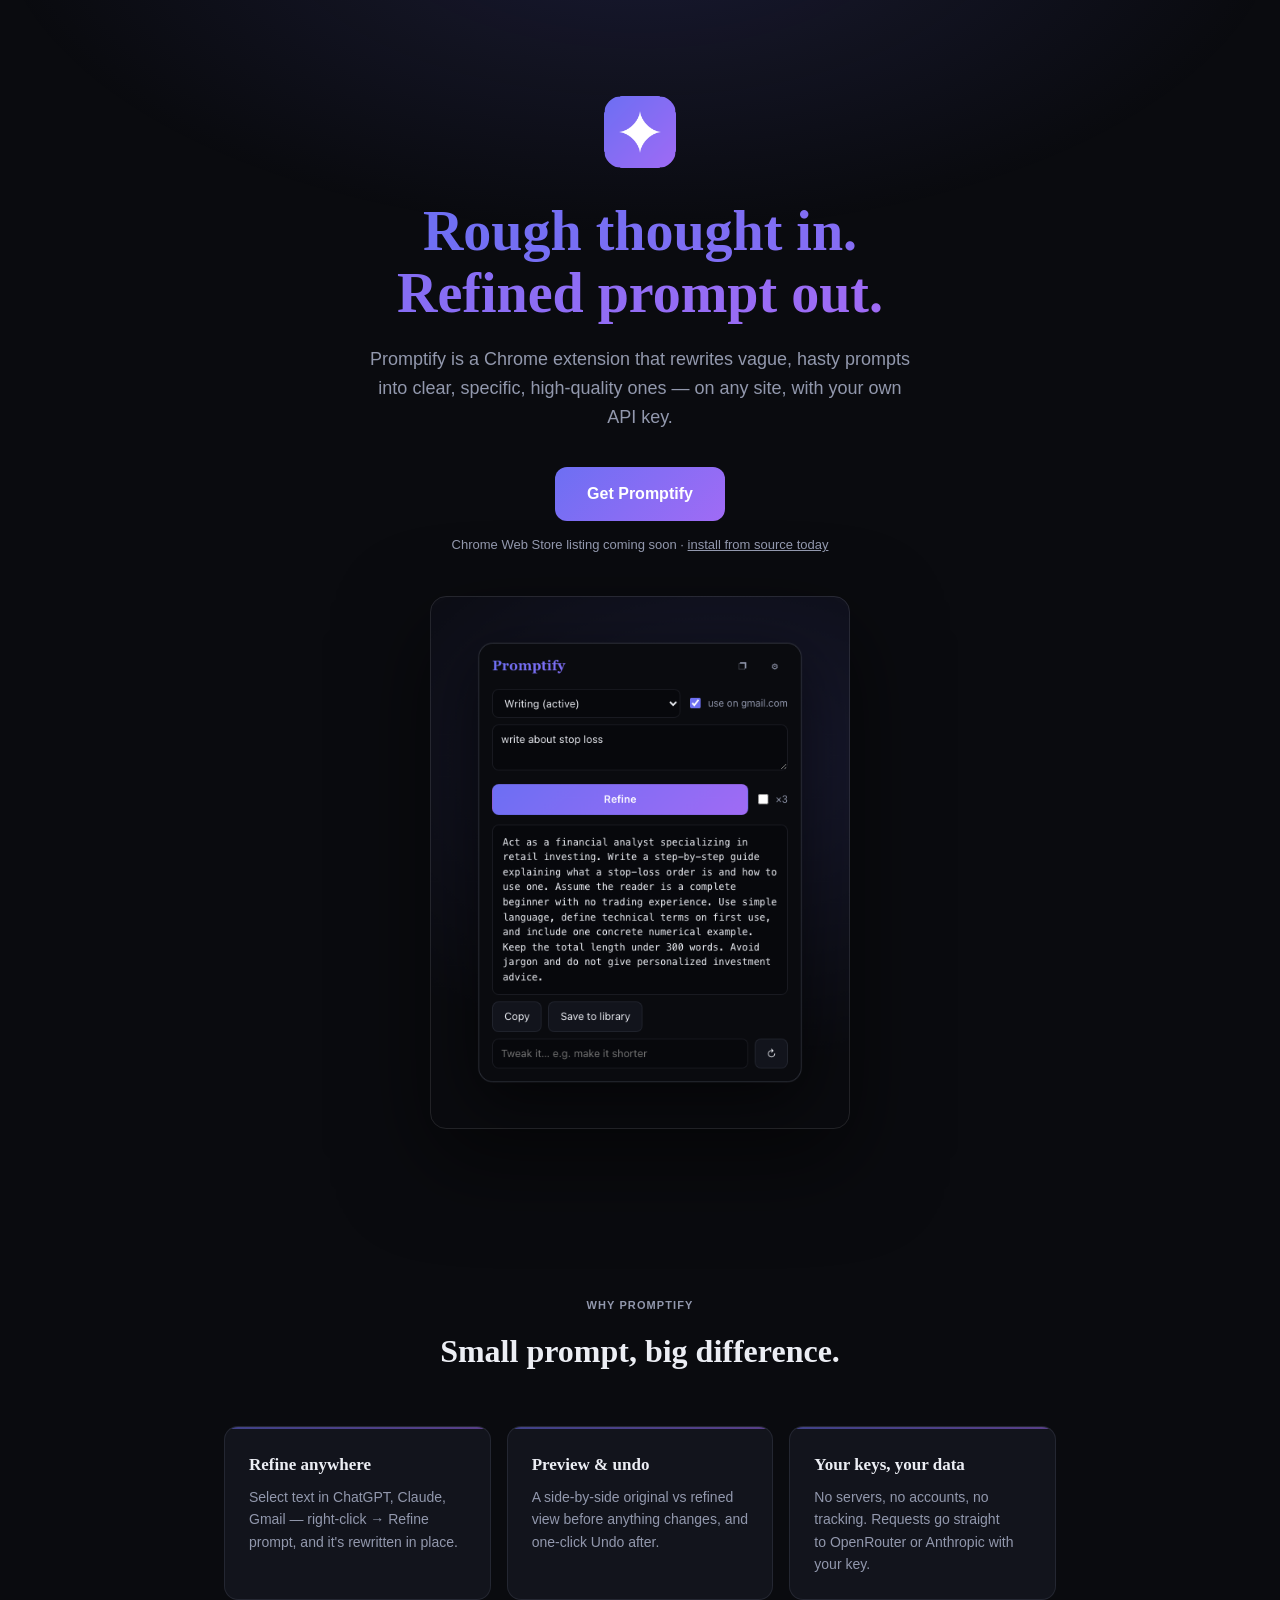
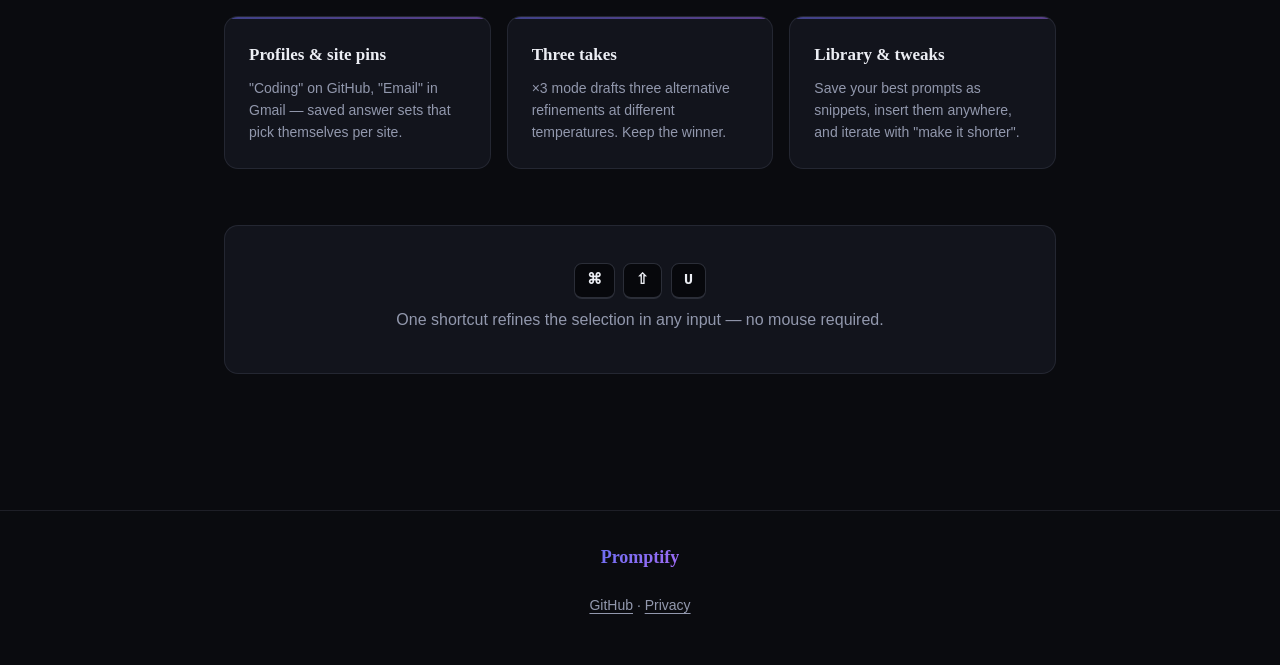
<file: docs/index.html>
<!DOCTYPE html>
<html lang="en">
<head>
<meta charset="UTF-8">
<meta name="viewport" content="width=device-width, initial-scale=1">
<title>Promptify — Rough thought in. Refined prompt out.</title>
<meta name="description" content="A Chrome extension that rewrites rough prompts into clear, specific, high-quality ones — anywhere in the browser. Your keys, your data.">
<link rel="icon" href="icon32.png">
<style>
  :root {
    --bg: #0a0b0f; --panel: #12141c; --inset: #07080c;
    --border: rgba(148,153,180,.14); --border-strong: rgba(148,153,180,.26);
    --text: #eceef4; --muted: #9298ad; --accent: #6d6ff3;
    --grad: linear-gradient(135deg, #6d6ff3, #a06bf5);
    --serif: ui-serif, Georgia, 'Times New Roman', serif;
    --ease: cubic-bezier(.2, 0, 0, 1);
  }
  * { box-sizing: border-box; }
  html { -webkit-text-size-adjust: 100%; text-size-adjust: 100%; }
  body {
    margin: 0;
    font: 16px/1.6 -apple-system, BlinkMacSystemFont, "Segoe UI", sans-serif;
    -webkit-font-smoothing: antialiased;
    color: var(--text);
    background: var(--bg);
    overflow-x: hidden;
  }
  .glow {
    position: fixed; inset: 0; pointer-events: none;
    background: radial-gradient(ellipse 1000px 500px at 50% -10%, rgba(109,111,243,.16), transparent 65%);
  }
  main { max-width: 880px; margin: 0 auto; padding: 0 24px; position: relative; }

  .hero { text-align: center; padding: 96px 0 72px; }
  .hero img { width: 72px; height: 72px; border-radius: 18px; margin-bottom: 24px; }
  .wordmark {
    font-family: var(--serif); font-weight: 600;
    background: var(--grad); -webkit-background-clip: text; background-clip: text; color: transparent;
  }
  .hero h1 { font-family: var(--serif); font-size: clamp(30px, 6vw, 56px); line-height: 1.12; margin: 0 0 20px; text-wrap: balance; }
  .hero p.sub { color: var(--muted); font-size: 18px; max-width: 560px; margin: 0 auto 36px; text-wrap: pretty; }
  .cta {
    display: inline-block; padding: 14px 32px; border-radius: 12px;
    background: var(--grad); color: #fff; font-weight: 600; text-decoration: none;
    transition: filter .14s var(--ease), scale .14s var(--ease);
  }
  .cta:hover { filter: brightness(1.08); }
  .cta:active { scale: .96; }
  .cta-sub { display: block; margin-top: 14px; color: var(--muted); font-size: 13px; }
  .cta-sub a { color: var(--muted); }

  .shot { margin: 40px auto 0; max-width: 420px; }
  .shot img {
    width: 100%; height: auto; border-radius: 16px; display: block;
    outline: 1px solid rgba(255,255,255,.1); outline-offset: -1px;
    box-shadow: 0 32px 90px rgba(0,0,0,.55);
  }

  section.features { padding: 72px 0 24px; }
  .eyebrow {
    font-size: 11px; font-weight: 600; letter-spacing: .1em; text-transform: uppercase;
    color: var(--muted); text-align: center; margin-bottom: 12px;
  }
  h2.section { font-family: var(--serif); font-size: 32px; text-align: center; margin: 0 0 48px; text-wrap: balance; }
  .grid { display: grid; grid-template-columns: repeat(3, 1fr); gap: 16px; }
  @media (max-width: 720px) { .grid { grid-template-columns: 1fr; } }
  .feature {
    position: relative; overflow: hidden;
    background: var(--panel); border: 1px solid var(--border); border-radius: 14px; padding: 24px;
  }
  .feature::before { content: ''; position: absolute; top: 0; left: 0; right: 0; height: 2px; background: var(--grad); opacity: .5; }
  .feature h3 { font-family: var(--serif); font-size: 17px; margin: 0 0 8px; }
  .feature p { color: var(--muted); font-size: 14px; margin: 0; text-wrap: pretty; }

  .kbd-callout {
    margin: 56px 0; text-align: center; padding: 40px 24px;
    background: var(--panel); border: 1px solid var(--border); border-radius: 14px;
  }
  kbd {
    font: 600 15px/1 ui-monospace, Menlo, monospace;
    background: var(--inset); border: 1px solid var(--border-strong);
    border-bottom-width: 2px; border-radius: 8px; padding: 8px 12px; margin: 0 2px;
  }
  .kbd-callout p { color: var(--muted); margin: 16px 0 0; }

  footer {
    border-top: 1px solid var(--border); margin-top: 56px; padding: 32px 24px 48px;
    text-align: center; color: var(--muted); font-size: 14px;
  }
  footer a { color: var(--muted); text-decoration: underline; text-underline-offset: 3px; }
  footer a:hover { color: var(--text); }
</style>
</head>
<body>
<div class="glow"></div>
<main>
  <div class="hero">
    <img src="icon128.png" alt="Promptify">
    <h1><span class="wordmark">Rough thought in. Refined prompt out.</span></h1>
    <p class="sub">Promptify is a Chrome extension that rewrites vague, hasty prompts into clear, specific, high-quality ones — on any site, with your own API key.</p>
    <a class="cta" href="https://github.com/r129rashid/prompt-refiner-extension">Get Promptify</a>
    <span class="cta-sub">Chrome Web Store listing coming soon · <a href="https://github.com/r129rashid/prompt-refiner-extension#install-unpacked">install from source today</a></span>
    <div class="shot"><img src="hero.png" width="520" height="660" alt="Promptify popup refining a rough prompt"></div>
  </div>

  <section class="features">
    <div class="eyebrow">Why Promptify</div>
    <h2 class="section">Small prompt, big difference.</h2>
    <div class="grid">
      <div class="feature"><h3>Refine anywhere</h3><p>Select text in ChatGPT, Claude, Gmail — right-click → Refine prompt, and it's rewritten in place.</p></div>
      <div class="feature"><h3>Preview &amp; undo</h3><p>A side-by-side original vs refined view before anything changes, and one-click Undo after.</p></div>
      <div class="feature"><h3>Your keys, your data</h3><p>No servers, no accounts, no tracking. Requests go straight to OpenRouter or Anthropic with your key.</p></div>
      <div class="feature"><h3>Profiles &amp; site pins</h3><p>"Coding" on GitHub, "Email" in Gmail — saved answer sets that pick themselves per site.</p></div>
      <div class="feature"><h3>Three takes</h3><p>×3 mode drafts three alternative refinements at different temperatures. Keep the winner.</p></div>
      <div class="feature"><h3>Library &amp; tweaks</h3><p>Save your best prompts as snippets, insert them anywhere, and iterate with "make it shorter".</p></div>
    </div>

    <div class="kbd-callout">
      <kbd>⌘</kbd> <kbd>⇧</kbd> <kbd>U</kbd>
      <p>One shortcut refines the selection in any input — no mouse required.</p>
    </div>
  </section>
</main>
<footer>
  <span class="wordmark" style="font-size:18px">Promptify</span><br><br>
  <a href="https://github.com/r129rashid/prompt-refiner-extension">GitHub</a> ·
  <a href="privacy.html">Privacy</a>
</footer>
</body>
</html>
</file>
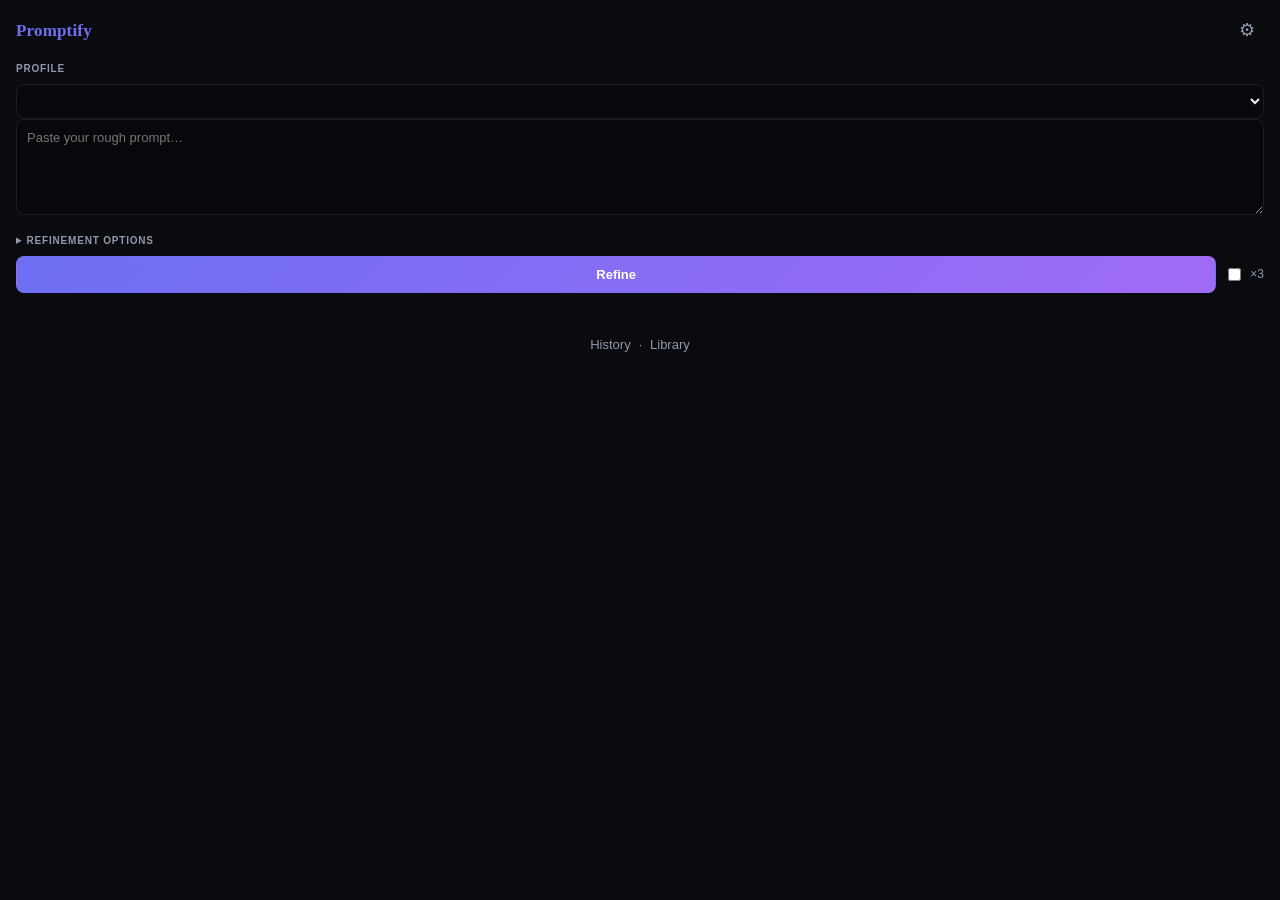
<file: panel.html>
<!DOCTYPE html>
<html lang="en">
<head>
  <meta charset="UTF-8">
  <title>Promptify — Panel</title>
  <link rel="stylesheet" href="style.css">
</head>
<body class="popup panel">
  <header class="app-head">
    <button id="back-btn" class="icon" title="Back" hidden>‹</button>
    <h1 class="wordmark">Promptify</h1>
    <button id="open-options" class="icon" title="Settings">⚙</button>
  </header>

  <div id="onboard" class="onboard" hidden>
    <span class="wordmark">Promptify</span>
    <p class="tagline">Rough thought in. Refined prompt out.</p>
    <span class="muted">Add your own API key (it never leaves this browser), or sign in for free refinements — both live in Settings.</span>
    <button id="onboard-cta" class="primary">Get started</button>
  </div>

  <main id="app">
    <section id="view-home">
      <div class="eyebrow">Profile</div>
      <div class="row">
        <select id="profile" title="Refinement profile"></select>
        <label class="check site" id="site-pin-wrap" hidden>
          <input type="checkbox" id="site-pin"> <span id="site-pin-label">use on this site</span>
        </label>
      </div>

      <textarea id="input" rows="4" placeholder="Paste your rough prompt…"></textarea>

      <details class="opts">
        <summary>Refinement options</summary>
        <div class="grid">
          <label class="block">Role <select id="role"></select></label>
          <label class="block">Format <select id="format"></select></label>
          <label class="block">Length <select id="length"></select></label>
          <label class="block">Tone <select id="tone"></select></label>
          <label class="block">Audience <select id="audience"></select></label>
        </div>
        <div id="extras" class="extras"></div>
        <div class="grid">
          <label class="block">Provider <select id="provider"></select></label>
          <label class="block">Model
            <input id="model-filter" class="mini" placeholder="Filter models…">
            <select id="model"></select>
          </label>
        </div>
        <label class="check"><input type="checkbox" id="free-only"> free models only</label>
      </details>

      <div class="row action">
        <button id="refine-btn" class="primary">Refine</button>
        <label class="check x3" title="Generate 3 variations"><input type="checkbox" id="variations"> ×3</label>
      </div>
      <div id="paid-note" class="muted" hidden>×3 sends 3 requests to a paid model.</div>
      <div id="error" class="error"></div>

      <div id="cards" class="hidden"></div>

      <div id="result" class="hidden">
        <pre id="output" class="output"></pre>
        <div class="row">
          <button id="copy-btn">Copy</button>
          <button id="save-lib-btn">Save to library</button>
        </div>
        <div class="row" id="save-lib-row" hidden>
          <input id="save-lib-name" placeholder="Snippet name…">
          <button id="save-lib-confirm">Save</button>
        </div>
        <div class="row">
          <input id="tweak" placeholder="Tweak it… e.g. make it shorter">
          <button id="tweak-btn" title="Apply tweak">↻</button>
        </div>
      </div>

      <nav class="footnav">
        <button id="nav-history" class="link">History</button>
        <span class="muted">·</span>
        <button id="nav-library" class="link">Library</button>
      </nav>
    </section>

    <section id="view-history" hidden>
      <div class="eyebrow">History</div>
      <ul id="history" class="list"></ul>
    </section>

    <section id="view-library" hidden>
      <div class="eyebrow">Library</div>
      <input id="lib-search" class="mini" placeholder="Search snippets…">
      <ul id="library" class="list"></ul>
    </section>
  </main>

  <script src="pf-config.js"></script>
  <script src="shared.js"></script>
  <script src="popup.js"></script>
</body>
</html>
</file>
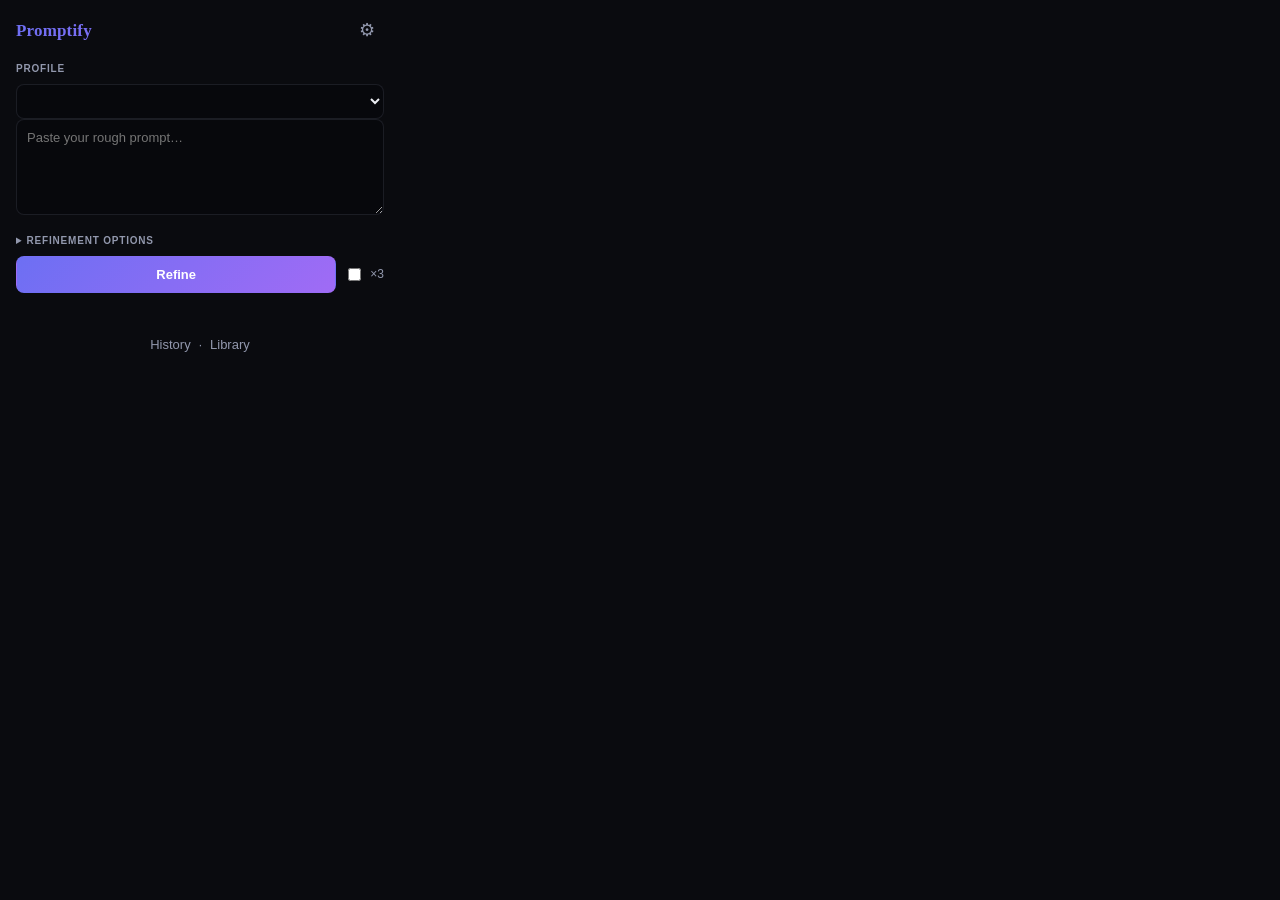
<file: popup.html>
<!DOCTYPE html>
<html lang="en">
<head>
  <meta charset="UTF-8">
  <title>Promptify</title>
  <link rel="stylesheet" href="style.css">
</head>
<body class="popup">
  <header class="app-head">
    <button id="back-btn" class="icon" title="Back" hidden>‹</button>
    <h1 class="wordmark">Promptify</h1>
    <button id="open-options" class="icon" title="Settings">⚙</button>
  </header>

  <div id="onboard" class="onboard" hidden>
    <span class="wordmark">Promptify</span>
    <p class="tagline">Rough thought in. Refined prompt out.</p>
    <span class="muted">Add your own API key (it never leaves this browser), or sign in for free refinements — both live in Settings.</span>
    <button id="onboard-cta" class="primary">Get started</button>
  </div>

  <main id="app">
    <section id="view-home">
      <div class="eyebrow">Profile</div>
      <div class="row">
        <select id="profile" title="Refinement profile"></select>
        <label class="check site" id="site-pin-wrap" hidden>
          <input type="checkbox" id="site-pin"> <span id="site-pin-label">use on this site</span>
        </label>
      </div>

      <textarea id="input" rows="4" placeholder="Paste your rough prompt…"></textarea>

      <details class="opts">
        <summary>Refinement options</summary>
        <div class="grid">
          <label class="block">Role <select id="role"></select></label>
          <label class="block">Format <select id="format"></select></label>
          <label class="block">Length <select id="length"></select></label>
          <label class="block">Tone <select id="tone"></select></label>
          <label class="block">Audience <select id="audience"></select></label>
        </div>
        <div id="extras" class="extras"></div>
        <div class="grid">
          <label class="block">Provider <select id="provider"></select></label>
          <label class="block">Model
            <input id="model-filter" class="mini" placeholder="Filter models…">
            <select id="model"></select>
          </label>
        </div>
        <label class="check"><input type="checkbox" id="free-only"> free models only</label>
      </details>

      <div class="row action">
        <button id="refine-btn" class="primary">Refine</button>
        <label class="check x3" title="Generate 3 variations"><input type="checkbox" id="variations"> ×3</label>
      </div>
      <div id="paid-note" class="muted" hidden>×3 sends 3 requests to a paid model.</div>
      <div id="error" class="error"></div>

      <div id="cards" class="hidden"></div>

      <div id="result" class="hidden">
        <pre id="output" class="output"></pre>
        <div class="row">
          <button id="copy-btn">Copy</button>
          <button id="save-lib-btn">Save to library</button>
        </div>
        <div class="row" id="save-lib-row" hidden>
          <input id="save-lib-name" placeholder="Snippet name…">
          <button id="save-lib-confirm">Save</button>
        </div>
        <div class="row">
          <input id="tweak" placeholder="Tweak it… e.g. make it shorter">
          <button id="tweak-btn" title="Apply tweak">↻</button>
        </div>
      </div>

      <nav class="footnav">
        <button id="nav-history" class="link">History</button>
        <span class="muted">·</span>
        <button id="nav-library" class="link">Library</button>
      </nav>
    </section>

    <section id="view-history" hidden>
      <div class="eyebrow">History</div>
      <ul id="history" class="list"></ul>
    </section>

    <section id="view-library" hidden>
      <div class="eyebrow">Library</div>
      <input id="lib-search" class="mini" placeholder="Search snippets…">
      <ul id="library" class="list"></ul>
    </section>
  </main>

  <script src="pf-config.js"></script>
  <script src="shared.js"></script>
  <script src="popup.js"></script>
</body>
</html>
</file>
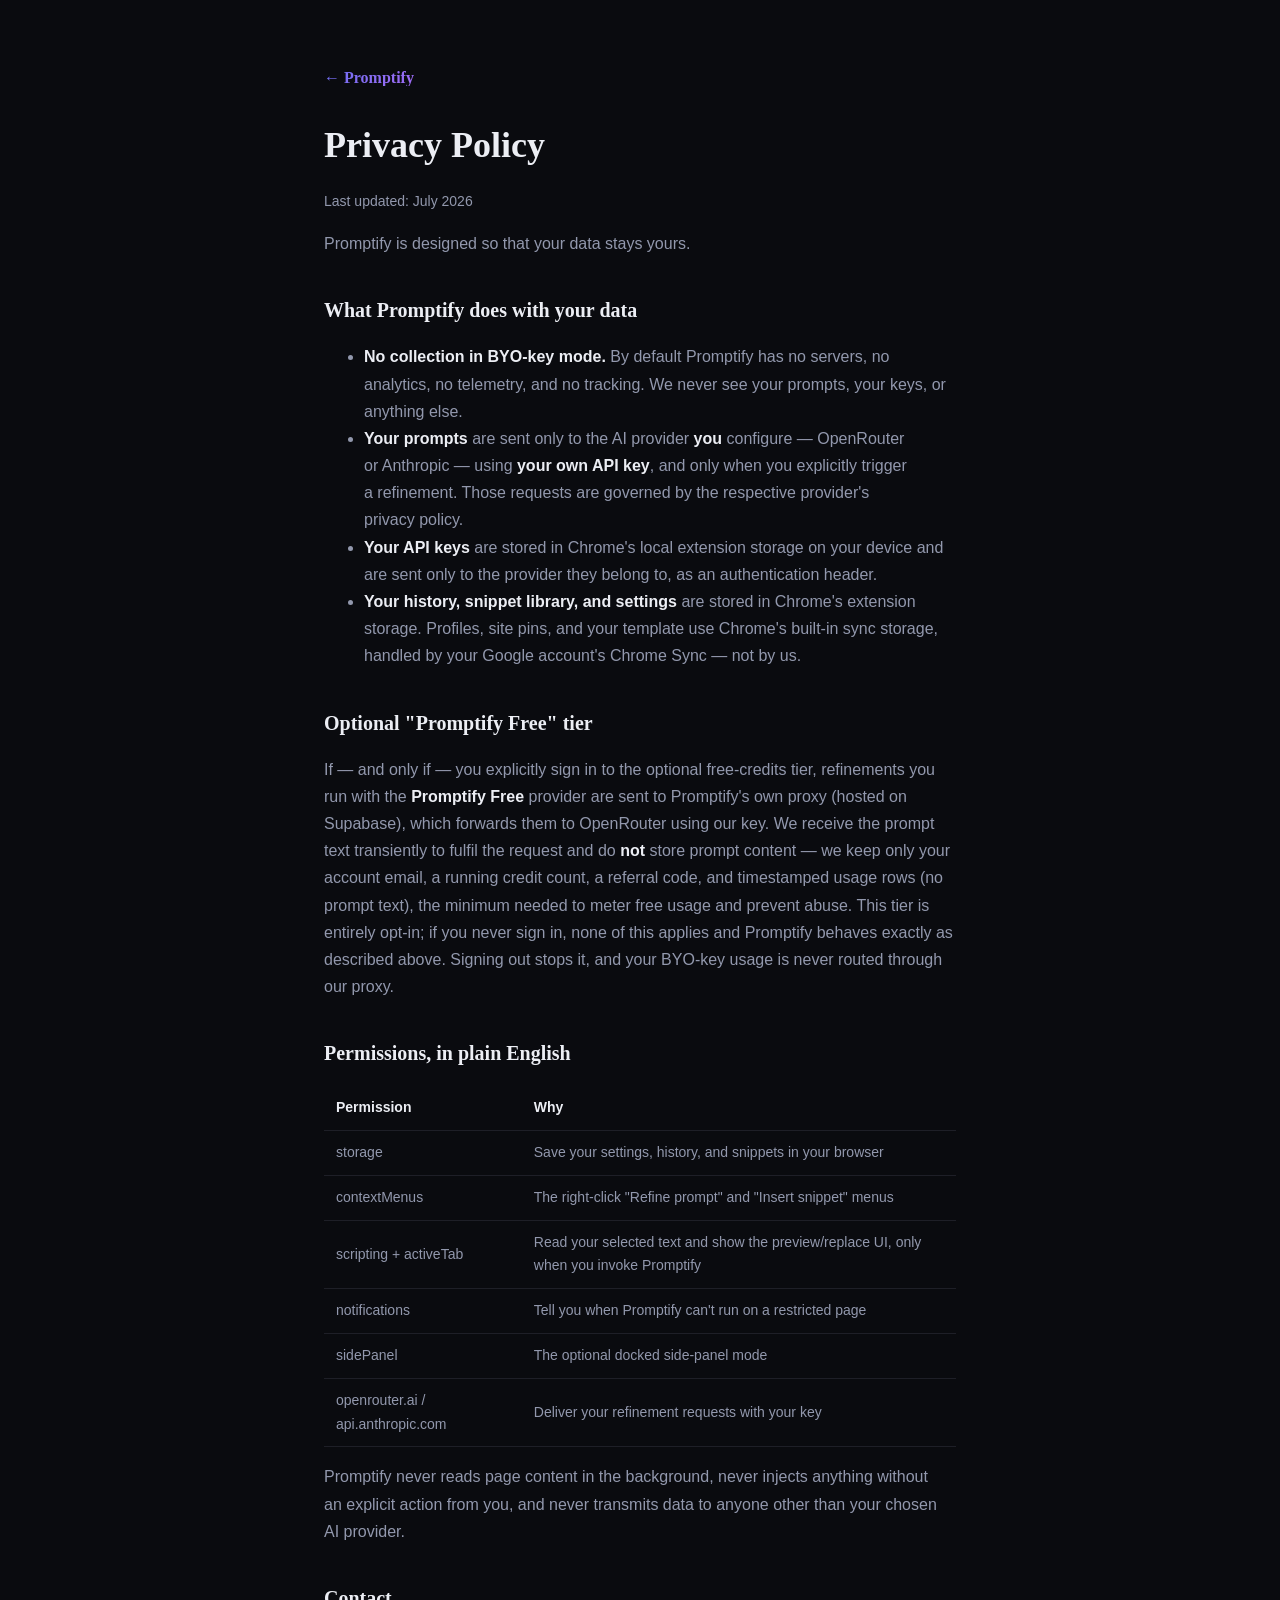
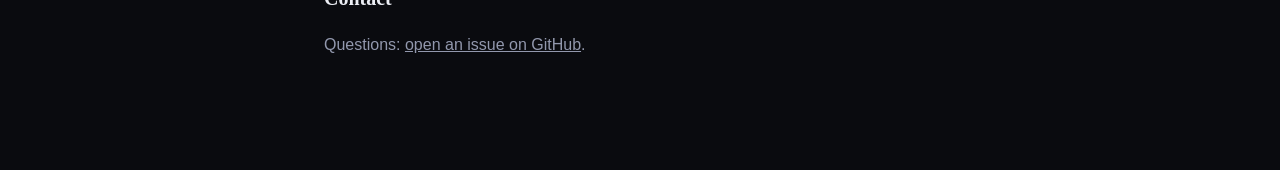
<file: docs/privacy.html>
<!DOCTYPE html>
<html lang="en">
<head>
<meta charset="UTF-8">
<meta name="viewport" content="width=device-width, initial-scale=1">
<title>Privacy — Promptify</title>
<link rel="icon" href="icon32.png">
<style>
  :root {
    --bg: #0a0b0f; --panel: #12141c;
    --border: rgba(148,153,180,.14);
    --text: #eceef4; --muted: #9298ad;
    --grad: linear-gradient(135deg, #6d6ff3, #a06bf5);
    --serif: ui-serif, Georgia, 'Times New Roman', serif;
  }
  * { box-sizing: border-box; }
  body {
    margin: 0;
    font: 16px/1.7 -apple-system, BlinkMacSystemFont, "Segoe UI", sans-serif;
    -webkit-font-smoothing: antialiased;
    color: var(--text);
    background: var(--bg);
  }
  main { max-width: 680px; margin: 0 auto; padding: 64px 24px 96px; }
  .wordmark {
    font-family: var(--serif); font-weight: 600;
    background: var(--grad); -webkit-background-clip: text; background-clip: text; color: transparent;
    text-decoration: none;
  }
  h1 { font-family: var(--serif); font-size: 36px; margin: 24px 0 4px; text-wrap: balance; }
  h2 { font-family: var(--serif); font-size: 20px; margin: 36px 0 8px; }
  .date { color: var(--muted); font-size: 14px; }
  p, li { color: var(--muted); text-wrap: pretty; }
  strong { color: var(--text); }
  table { width: 100%; border-collapse: collapse; margin: 16px 0; font-size: 14px; }
  th, td { text-align: left; padding: 10px 12px; border-bottom: 1px solid var(--border); color: var(--muted); }
  th { color: var(--text); font-weight: 600; }
  a { color: var(--muted); }
  a:hover { color: var(--text); }
</style>
</head>
<body>
<main>
  <a class="wordmark" href="index.html">← Promptify</a>
  <h1>Privacy Policy</h1>
  <p class="date">Last updated: July 2026</p>

  <p>Promptify is designed so that your data stays yours.</p>

  <h2>What Promptify does with your data</h2>
  <ul>
    <li><strong>No collection in BYO-key mode.</strong> By default Promptify has no servers, no analytics, no telemetry, and no tracking. We never see your prompts, your keys, or anything else.</li>
    <li><strong>Your prompts</strong> are sent only to the AI provider <strong>you</strong> configure — OpenRouter or Anthropic — using <strong>your own API key</strong>, and only when you explicitly trigger a refinement. Those requests are governed by the respective provider's privacy policy.</li>
    <li><strong>Your API keys</strong> are stored in Chrome's local extension storage on your device and are sent only to the provider they belong to, as an authentication header.</li>
    <li><strong>Your history, snippet library, and settings</strong> are stored in Chrome's extension storage. Profiles, site pins, and your template use Chrome's built-in sync storage, handled by your Google account's Chrome Sync — not by us.</li>
  </ul>

  <h2>Optional "Promptify Free" tier</h2>
  <p>If — and only if — you explicitly sign in to the optional free-credits tier, refinements you run with the <strong>Promptify Free</strong> provider are sent to Promptify's own proxy (hosted on Supabase), which forwards them to OpenRouter using our key. We receive the prompt text transiently to fulfil the request and do <strong>not</strong> store prompt content — we keep only your account email, a running credit count, a referral code, and timestamped usage rows (no prompt text), the minimum needed to meter free usage and prevent abuse. This tier is entirely opt-in; if you never sign in, none of this applies and Promptify behaves exactly as described above. Signing out stops it, and your BYO-key usage is never routed through our proxy.</p>

  <h2>Permissions, in plain English</h2>
  <table>
    <tr><th>Permission</th><th>Why</th></tr>
    <tr><td>storage</td><td>Save your settings, history, and snippets in your browser</td></tr>
    <tr><td>contextMenus</td><td>The right-click "Refine prompt" and "Insert snippet" menus</td></tr>
    <tr><td>scripting + activeTab</td><td>Read your selected text and show the preview/replace UI, only when you invoke Promptify</td></tr>
    <tr><td>notifications</td><td>Tell you when Promptify can't run on a restricted page</td></tr>
    <tr><td>sidePanel</td><td>The optional docked side-panel mode</td></tr>
    <tr><td>openrouter.ai / api.anthropic.com</td><td>Deliver your refinement requests with your key</td></tr>
  </table>

  <p>Promptify never reads page content in the background, never injects anything without an explicit action from you, and never transmits data to anyone other than your chosen AI provider.</p>

  <h2>Contact</h2>
  <p>Questions: <a href="https://github.com/r129rashid/prompt-refiner-extension/issues">open an issue on GitHub</a>.</p>
</main>
</body>
</html>
</file>
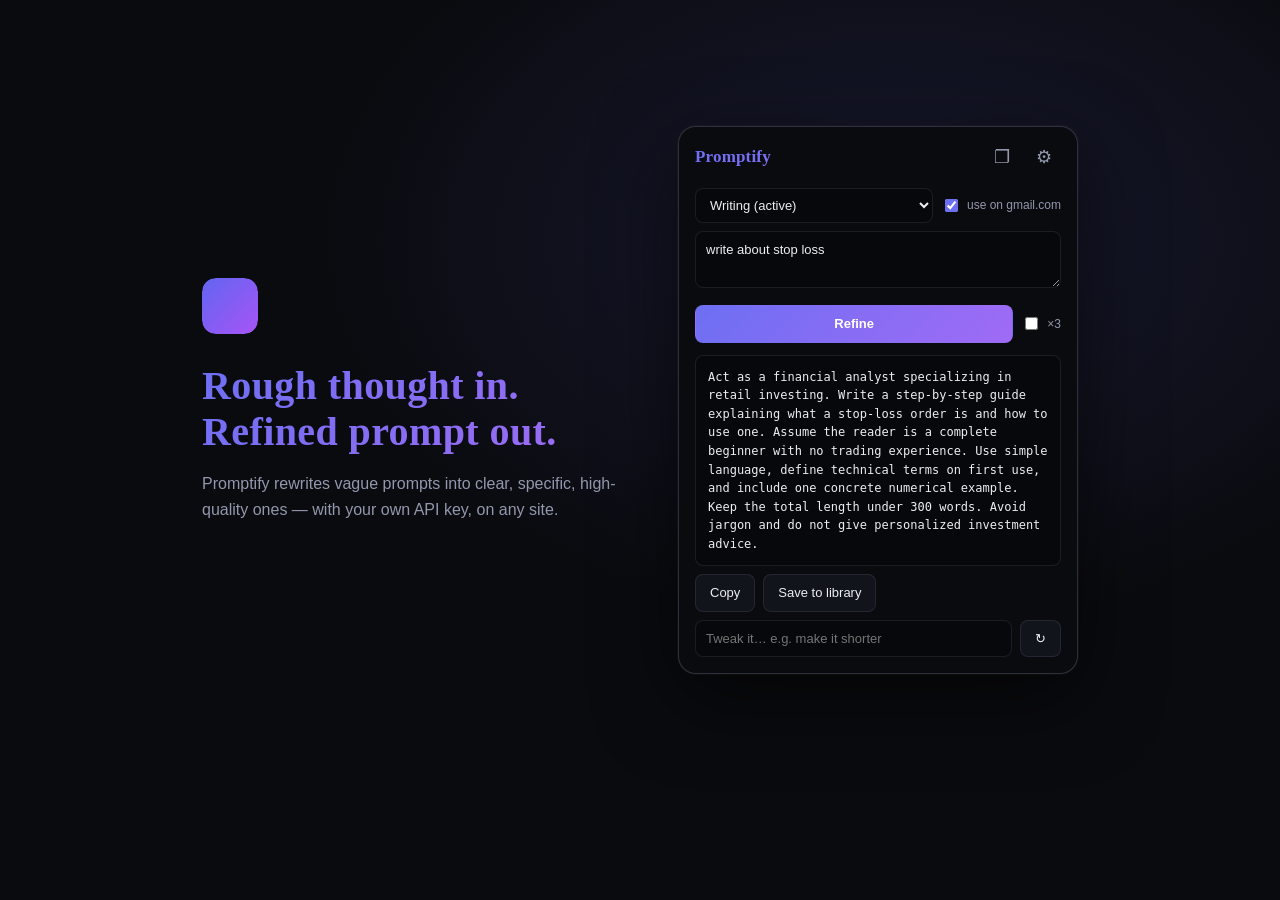
<file: store/mock.html>
<!DOCTYPE html>
<html lang="en">
<head>
<meta charset="UTF-8">
<title>Promptify — store screenshots</title>
<link rel="stylesheet" href="../style.css">
<style>
  /* Screenshot stage: 1280x800 scenes composed from real UI styles. */
  html, body { margin: 0; padding: 0; width: 1280px; height: 800px; overflow: hidden; }
  body { display: flex; align-items: center; justify-content: center; gap: 56px; position: relative; }
  body::before {
    content: '';
    position: absolute;
    inset: 0;
    background: radial-gradient(ellipse 900px 600px at 70% 30%, rgba(109,111,243,.14), transparent 65%);
    pointer-events: none;
  }
  .headline { max-width: 420px; position: relative; }
  .headline .mark { width: 56px; height: 56px; border-radius: 14px; margin-bottom: 24px; }
  .headline h2 { font-size: 40px; line-height: 1.15; margin: 0 0 16px; }
  .headline p { font-size: 16px; color: var(--muted); line-height: 1.6; margin: 0; text-wrap: pretty; }
  .device {
    width: 400px;
    background: var(--bg);
    border: 1px solid var(--border-strong);
    border-radius: 18px;
    padding: 16px;
    box-shadow: 0 24px 80px rgba(0,0,0,.6), 0 0 0 1px rgba(255,255,255,.04);
    position: relative;
  }
  .device.wide { width: 560px; }
  .scene { display: none; }
  .scene.on { display: flex; align-items: center; justify-content: center; gap: 56px; width: 100%; height: 100%; position: relative; }

  /* fake editor page behind the overlay scene */
  .editor {
    width: 620px; background: #f6f6f8; border-radius: 14px; padding: 28px; color: #333;
    font: 14px/1.6 -apple-system, sans-serif; box-shadow: 0 24px 80px rgba(0,0,0,.6);
  }
  .editor .bar { height: 10px; width: 120px; background: #d9d9df; border-radius: 5px; margin-bottom: 18px; }
  .editor .field { background: #fff; border: 1px solid #d5d5dc; border-radius: 10px; padding: 14px; min-height: 90px; }
  .editor .sel { background: #b9c4f7; }
  .overlaybox { position: absolute; right: -70px; bottom: -70px; width: 480px; background: var(--panel);
    border: 1px solid var(--border-strong); border-radius: 14px; box-shadow: 0 24px 80px rgba(0,0,0,.7);
    font: 13px/1.5 -apple-system, sans-serif; overflow: hidden; }
  .overlaybox .hd { padding: 12px 16px; font-family: var(--serif); font-weight: 600;
    background: var(--grad); -webkit-background-clip: text; background-clip: text; color: transparent;
    border-bottom: 1px solid var(--border); }
  .overlaybox .panes { display: grid; grid-template-columns: 1fr 1fr; gap: 10px; padding: 12px 16px; }
  .overlaybox .lbl { font-size: 10px; font-weight: 600; letter-spacing: .08em; color: var(--muted);
    text-transform: uppercase; margin-bottom: 6px; }
  .overlaybox .txt { background: var(--inset); border: 1px solid var(--border); border-radius: 8px;
    padding: 10px; font: 12px/1.5 ui-monospace, Menlo, monospace; color: var(--text); }
  .overlaybox .ft { display: flex; gap: 8px; align-items: center; padding: 12px 16px; border-top: 1px solid var(--border); }
  .overlaybox .hint { flex: 1; color: var(--muted); font-size: 11px; }

  /* promo tile scene */
  body.tile, body.tile.scene-holder { width: 440px; height: 280px; }
  .tilebox { text-align: center; position: relative; }
  .tilebox .mark { width: 64px; height: 64px; border-radius: 16px; margin-bottom: 16px; }
  .tilebox .wordmark { font-size: 40px; display: block; }
  .tilebox p { color: var(--muted); font-family: var(--serif); font-size: 15px; margin: 8px 0 0; }
</style>
</head>
<body>

<!-- Scene 1: popup with a finished refinement -->
<div class="scene" id="s1">
  <div class="headline">
    <img class="mark" src="../icons/icon128.png" alt="">
    <h2 class="wordmark">Rough thought in. Refined prompt out.</h2>
    <p>Promptify rewrites vague prompts into clear, specific, high-quality ones — with your own API key, on any site.</p>
  </div>
  <div class="device">
    <header class="app-head">
      <h1 class="wordmark">Promptify</h1>
      <button class="icon">❐</button><button class="icon">⚙</button>
    </header>
    <div class="row" style="margin-bottom:8px"><select><option>Writing (active)</option></select>
      <label class="check site"><input type="checkbox" checked> use on gmail.com</label></div>
    <textarea rows="2">write about stop loss</textarea>
    <div class="row action" style="margin-top:12px">
      <button class="primary" style="margin-top:0">Refine</button>
      <label class="check x3"><input type="checkbox"> ×3</label>
    </div>
    <pre class="output">Act as a financial analyst specializing in retail investing. Write a step-by-step guide explaining what a stop-loss order is and how to use one. Assume the reader is a complete beginner with no trading experience. Use simple language, define technical terms on first use, and include one concrete numerical example. Keep the total length under 300 words. Avoid jargon and do not give personalized investment advice.</pre>
    <div class="row"><button>Copy</button><button>Save to library</button></div>
    <div class="row"><input placeholder="Tweak it… e.g. make it shorter"><button title="Apply">↻</button></div>
  </div>
</div>

<!-- Scene 2: preview overlay on a fake editor -->
<div class="scene" id="s2">
  <div class="headline">
    <img class="mark" src="../icons/icon128.png" alt="">
    <h2 class="wordmark">Preview every change. Undo anything.</h2>
    <p>Right-click selected text on any site. Review original vs refined side by side, accept with Enter — and undo with one click.</p>
  </div>
  <div style="position:relative">
    <div class="editor">
      <div class="bar"></div>
      <div class="field"><span class="sel">explain machine learning to my team</span></div>
    </div>
    <div class="overlaybox">
      <div class="hd">Promptify</div>
      <div class="panes">
        <div><div class="lbl">Original</div><div class="txt">explain machine learning to my team</div></div>
        <div><div class="lbl">Refined</div><div class="txt">Act as a technical educator. Explain machine learning to a team of non-technical professionals. Use everyday analogies, avoid jargon, and end with three practical examples relevant to business workflows…</div></div>
      </div>
      <div class="ft"><span class="hint">Enter to accept · Esc to discard</span>
        <button>Discard</button><button class="primary" style="width:auto;margin:0">Accept</button></div>
    </div>
  </div>
</div>

<!-- Scene 3: profiles in settings -->
<div class="scene" id="s3">
  <div class="headline">
    <img class="mark" src="../icons/icon128.png" alt="">
    <h2 class="wordmark">Profiles for every context.</h2>
    <p>Coding, work email, blog posts — save answer sets once and Promptify picks the right one per site, automatically.</p>
  </div>
  <div class="device wide">
    <section class="card" style="margin-bottom:0">
      <div class="eyebrow">Refinement</div>
      <div class="card-head"><h2>Profiles</h2><button class="icon">✎</button></div>
      <div class="row"><select><option>Coding (active)</option></select>
        <button>New</button><button>Set active</button><button class="danger">Delete</button></div>
      <div class="grid" style="margin-top:12px">
        <label class="block">Role <select disabled><option>Software Engineer</option></select></label>
        <label class="block">Format <select disabled><option>Code with comments</option></select></label>
        <label class="block">Tone <select disabled><option>Professional</option></select></label>
        <label class="block">Audience <select disabled><option>Expert</option></select></label>
      </div>
      <ul class="list" style="margin-top:16px">
        <li class="librow"><span class="grow">github.com → Coding</span><button class="icon">✕</button></li>
        <li class="librow"><span class="grow">mail.google.com → Work email</span><button class="icon">✕</button></li>
        <li class="librow"><span class="grow">chat.openai.com → Writing</span><button class="icon">✕</button></li>
      </ul>
    </section>
  </div>
</div>

<!-- Scene 4: x3 variations -->
<div class="scene" id="s4">
  <div class="headline">
    <img class="mark" src="../icons/icon128.png" alt="">
    <h2 class="wordmark">Three takes. Pick the best.</h2>
    <p>×3 mode generates three alternative refinements at different temperatures — compare framings and keep the winner.</p>
  </div>
  <div class="device">
    <header class="app-head"><h1 class="wordmark">Promptify</h1><button class="icon">⚙</button></header>
    <div class="card vcard" style="margin-bottom:8px"><div class="lbl">A</div>
      <div class="vtxt">Act as a data analyst. Summarize the attached quarterly sales figures in five bullet points ordered by revenue impact…</div><button>Use this</button></div>
    <div class="card vcard" style="margin-bottom:8px"><div class="lbl">B</div>
      <div class="vtxt">Act as a business intelligence consultant. Produce an executive summary of Q4 sales: three wins, three risks, one recommendation…</div><button>Use this</button></div>
    <div class="card vcard"><div class="lbl">C</div>
      <div class="vtxt">Act as a financial storyteller. Turn the Q4 numbers into a one-paragraph narrative a non-technical board can absorb in 30 seconds…</div><button>Use this</button></div>
  </div>
</div>

<!-- Scene 5: 440x280 promo tile -->
<div class="scene" id="s5">
  <div class="tilebox">
    <img class="mark" src="../icons/icon128.png" alt="">
    <span class="wordmark">Promptify</span>
    <p>Rough thought in. Refined prompt out.</p>
  </div>
</div>

<!-- Scene 6: device-only hero shot for the landing page -->
<div class="scene" id="s6">
  <div class="device">
    <header class="app-head">
      <h1 class="wordmark">Promptify</h1>
      <button class="icon">❐</button><button class="icon">⚙</button>
    </header>
    <div class="row" style="margin-bottom:8px"><select><option>Writing (active)</option></select>
      <label class="check site"><input type="checkbox" checked> use on gmail.com</label></div>
    <textarea rows="2">write about stop loss</textarea>
    <div class="row action" style="margin-top:12px">
      <button class="primary" style="margin-top:0">Refine</button>
      <label class="check x3"><input type="checkbox"> ×3</label>
    </div>
    <pre class="output">Act as a financial analyst specializing in retail investing. Write a step-by-step guide explaining what a stop-loss order is and how to use one. Assume the reader is a complete beginner with no trading experience. Use simple language, define technical terms on first use, and include one concrete numerical example. Keep the total length under 300 words. Avoid jargon and do not give personalized investment advice.</pre>
    <div class="row"><button>Copy</button><button>Save to library</button></div>
    <div class="row"><input placeholder="Tweak it… e.g. make it shorter"><button title="Apply">↻</button></div>
  </div>
</div>

<script>
  const scene = new URLSearchParams(location.search).get('scene') || '1';
  document.getElementById('s' + scene).classList.add('on');
  if (scene === '5') { document.body.style.width = '440px'; document.body.style.height = '280px'; }
  if (scene === '6') { document.body.style.width = '520px'; document.body.style.height = '660px'; }
</script>
</body>
</html>
</file>
<file: style.css>
/* Promptify — refined midnight */
* { box-sizing: border-box; }

/* .row/.check display rules must not defeat the hidden attribute */
[hidden] { display: none !important; }

:root {
  --bg: #0a0b0f;
  --panel: #12141c;
  --inset: #07080c;
  --border: rgba(148, 153, 180, .14);
  --border-strong: rgba(148, 153, 180, .26);
  --text: #eceef4;
  --muted: #9298ad;
  --accent: #6d6ff3;
  --grad: linear-gradient(135deg, #6d6ff3, #a06bf5);
  --serif: ui-serif, Georgia, 'Times New Roman', serif;
  --ease: cubic-bezier(.2, 0, 0, 1);
}

body {
  margin: 0;
  padding: 16px;
  font: 13px/1.5 -apple-system, BlinkMacSystemFont, "Segoe UI", sans-serif;
  -webkit-font-smoothing: antialiased;
  color: var(--text);
  background: var(--bg);
}

body.popup { width: 400px; }
body.panel { width: auto; min-width: 300px; }
body.options { max-width: 620px; margin: 0 auto; padding: 32px 20px 48px; }
/* Settings can render inside the narrow side panel (?from=panel) — keep it readable. */
@media (max-width: 640px) {
  body.options { padding: 16px 14px 32px; }
  body.options h1 { font-size: 20px; margin-bottom: 16px; }
}

/* ---- wordmark + headers ---- */
.wordmark {
  font-family: var(--serif);
  font-weight: 600;
  letter-spacing: .01em;
  background: var(--grad);
  -webkit-background-clip: text;
  background-clip: text;
  color: transparent;
}

.app-head {
  display: flex;
  align-items: center;
  gap: 8px;
  margin: -4px 0 12px;
}
.app-head .wordmark { font-size: 17px; margin: 0; flex: 1; }
.app-head button.icon { font-size: 18px; }

/* Settings Back button (top-left, larger glyph) */
button.icon.back {
  width: auto;
  font-size: 15px;
  font-weight: 600;
  color: var(--muted);
  margin-bottom: 12px;
  padding: 6px 10px 6px 6px;
}
button.icon.back:hover { color: var(--text); }

h1 { font-size: 24px; margin: 0 0 24px; font-family: var(--serif); font-weight: 600; text-wrap: balance; }
h2 { font-size: 15px; margin: 0 0 4px; font-family: var(--serif); font-weight: 600; text-wrap: balance; }

.eyebrow {
  font-size: 10px;
  font-weight: 600;
  letter-spacing: .08em;
  text-transform: uppercase;
  color: var(--muted);
  margin-bottom: 4px;
}

/* ---- cards ---- */
.card {
  position: relative;
  overflow: hidden;
  background: var(--panel);
  border: 1px solid var(--border);
  border-radius: 14px;
  padding: 16px 18px;
  margin-bottom: 16px;
}
.card::before {
  content: '';
  position: absolute;
  top: 0;
  left: 0;
  right: 0;
  height: 2px;
  background: var(--grad);
  opacity: .55;
}

.card-head {
  display: flex;
  justify-content: space-between;
  align-items: center;
}
.card-head h2 { margin: 0; }

/* ---- inputs ---- */
textarea, select, input {
  width: 100%;
  padding: 8px 10px;
  background: var(--inset);
  color: var(--text);
  border: 1px solid var(--border);
  border-radius: 8px;
  font: inherit;
  transition: border-color .14s var(--ease), box-shadow .14s var(--ease), opacity .14s var(--ease);
}
textarea { resize: vertical; }
input:disabled, select:disabled { opacity: .45; cursor: not-allowed; }
textarea:focus, select:focus, input:focus {
  outline: none;
  border-color: var(--accent);
  box-shadow: 0 0 0 3px rgba(109, 111, 243, .22);
}
input.mini { margin: 4px 0; padding: 5px 8px; font-size: 12px; }

label.block {
  display: block;
  font-size: 10px;
  font-weight: 600;
  letter-spacing: .08em;
  text-transform: uppercase;
  color: var(--muted);
  margin-bottom: 8px;
}
label.block select, label.block input { margin-top: 4px; letter-spacing: normal; text-transform: none; }

.grid {
  display: grid;
  grid-template-columns: 1fr 1fr;
  gap: 8px 10px;
  margin-top: 8px;
}

.extras { margin-top: 8px; }
label.check {
  display: inline-flex;
  align-items: center;
  gap: 6px;
  margin: 0 12px 4px 0;
  font-size: 12px;
  color: var(--muted);
}
label.check input { width: auto; accent-color: var(--accent); }

/* ---- buttons ---- */
button {
  font: inherit;
  padding: 8px 14px;
  border: 1px solid var(--border);
  border-radius: 8px;
  background: var(--panel);
  color: var(--text);
  cursor: pointer;
  transition: background-color .14s var(--ease), border-color .14s var(--ease),
              color .14s var(--ease), scale .14s var(--ease);
}
button:hover { background: #191c27; border-color: var(--border-strong); }
button:active { scale: .96; }

button.icon {
  position: relative;
  min-width: 32px;
  min-height: 32px;
  padding: 4px 8px;
  font-size: 13px;
  border-radius: 8px;
  background: transparent;
  border-color: transparent;
  color: var(--muted);
}
button.icon::after { content: ''; position: absolute; inset: -4px; } /* ≥40px hit area */
button.icon:hover { color: var(--text); background: var(--panel); border-color: var(--border); }

button.primary {
  width: 100%;
  margin-top: 12px;
  border: 1px solid transparent;
  background: var(--grad);
  color: #fff;
  font-weight: 600;
}
body.options button.primary { width: auto; }
button.primary:hover { filter: brightness(1.08); }
button.primary:disabled { cursor: wait; scale: none; filter: none; opacity: .8; }

button.busy {
  background: linear-gradient(110deg, #6d6ff3 25%, #a06bf5 50%, #6d6ff3 75%);
  background-size: 200% 100%;
  animation: shimmer 1.4s linear infinite;
}
@keyframes shimmer { to { background-position: -200% 0; } }

button.link { border: none; background: none; color: var(--muted); padding: 4px 0; }
button.link:hover { color: var(--text); background: none; }
button.danger:hover { border-color: rgba(248, 113, 113, .5); color: #f87171; }

/* ---- layout rows ---- */
.row { display: flex; gap: 8px; align-items: center; margin-top: 8px; }
.row select, .row input:not([type="checkbox"]) { flex: 1; min-width: 0; }
.row.action { align-items: stretch; }
.row.action .primary { flex: 1; margin-top: 0; }
.row .grow { flex: 1; min-width: 0; overflow: hidden; text-overflow: ellipsis; }
label.check.x3, label.check.site { margin: 0; white-space: nowrap; }

/* ---- collapsibles ---- */
.opts { margin-top: 12px; }
.opts summary {
  cursor: pointer;
  font-size: 10px;
  font-weight: 600;
  letter-spacing: .08em;
  text-transform: uppercase;
  color: var(--muted);
  transition: color .14s var(--ease);
}
.opts summary:hover { color: var(--text); }

/* ---- output ---- */
.output {
  margin: 12px 0 4px;
  padding: 12px;
  background: var(--inset);
  border: 1px solid var(--border);
  border-radius: 8px;
  white-space: pre-wrap;
  word-wrap: break-word;
  font-family: ui-monospace, SFMono-Regular, Menlo, monospace;
  font-size: 12px;
  line-height: 1.55;
  max-height: 260px;
  overflow-y: auto;
}
.output.pulsing { animation: pulse 1.4s ease-in-out infinite; }
@keyframes pulse { 50% { border-color: rgba(109, 111, 243, .55); } }

.hidden { display: none; }
.error { color: #f87171; font-size: 12px; min-height: 1.2em; margin-top: 8px; }
.muted { color: var(--muted); font-size: 12px; }
.empty, .list .muted { font-style: italic; }

/* ---- lists (history, library, site map) ---- */
.list { list-style: none; margin: 8px 0 0; padding: 0; }
.list li { border-bottom: 1px solid var(--border); }
.list li:last-child { border-bottom: none; }
.list .restore {
  width: 100%;
  text-align: left;
  border: none;
  background: none;
  padding: 8px 4px;
  color: var(--muted);
  border-radius: 6px;
}
.list .restore:hover { color: var(--text); background: var(--panel); }
.librow { display: flex; align-items: center; gap: 4px; padding: 2px 0; }
.librow .restore { flex: 1; min-width: 0; overflow: hidden; text-overflow: ellipsis; white-space: nowrap; }
.librow span.grow { color: var(--muted); font-size: 12px; padding: 6px 0; }

/* ---- variation cards ---- */
.vcard { margin-top: 10px; }
.vcard .lbl {
  font-family: var(--serif);
  font-size: 12px;
  font-weight: 600;
  background: var(--grad);
  -webkit-background-clip: text;
  background-clip: text;
  color: transparent;
}
.vcard .vtxt {
  white-space: pre-wrap;
  word-wrap: break-word;
  font-family: ui-monospace, SFMono-Regular, Menlo, monospace;
  font-size: 12px;
  max-height: 140px;
  overflow-y: auto;
  margin: 4px 0 8px;
}
.vcard .errtxt { color: #f87171; }

/* ---- footer nav ---- */
.footnav {
  display: flex;
  gap: 8px;
  justify-content: center;
  align-items: center;
  margin-top: 16px;
}

/* ---- onboarding ---- */
.onboard {
  text-align: center;
  padding: 28px 16px 20px;
}
.onboard .wordmark { font-size: 26px; display: block; margin-bottom: 8px; }
.onboard .tagline { font-family: var(--serif); font-size: 14px; color: var(--text); margin: 0 0 6px; text-wrap: balance; }
.onboard .muted { display: block; margin-bottom: 16px; text-wrap: pretty; }

/* ---- status toast ---- */
#status {
  position: fixed;
  bottom: 16px;
  left: 50%;
  transform: translateX(-50%);
  background: var(--panel);
  border: 1px solid var(--border);
  border-left: 2px solid var(--accent);
  color: var(--text);
  padding: 8px 16px;
  border-radius: 999px;
  opacity: 0;
  pointer-events: none;
  transition: opacity .2s var(--ease);
}
#status.show { opacity: 1; }

details textarea { margin-top: 8px; }
.card textarea { font-family: ui-monospace, SFMono-Regular, Menlo, monospace; font-size: 12px; }
</file>
